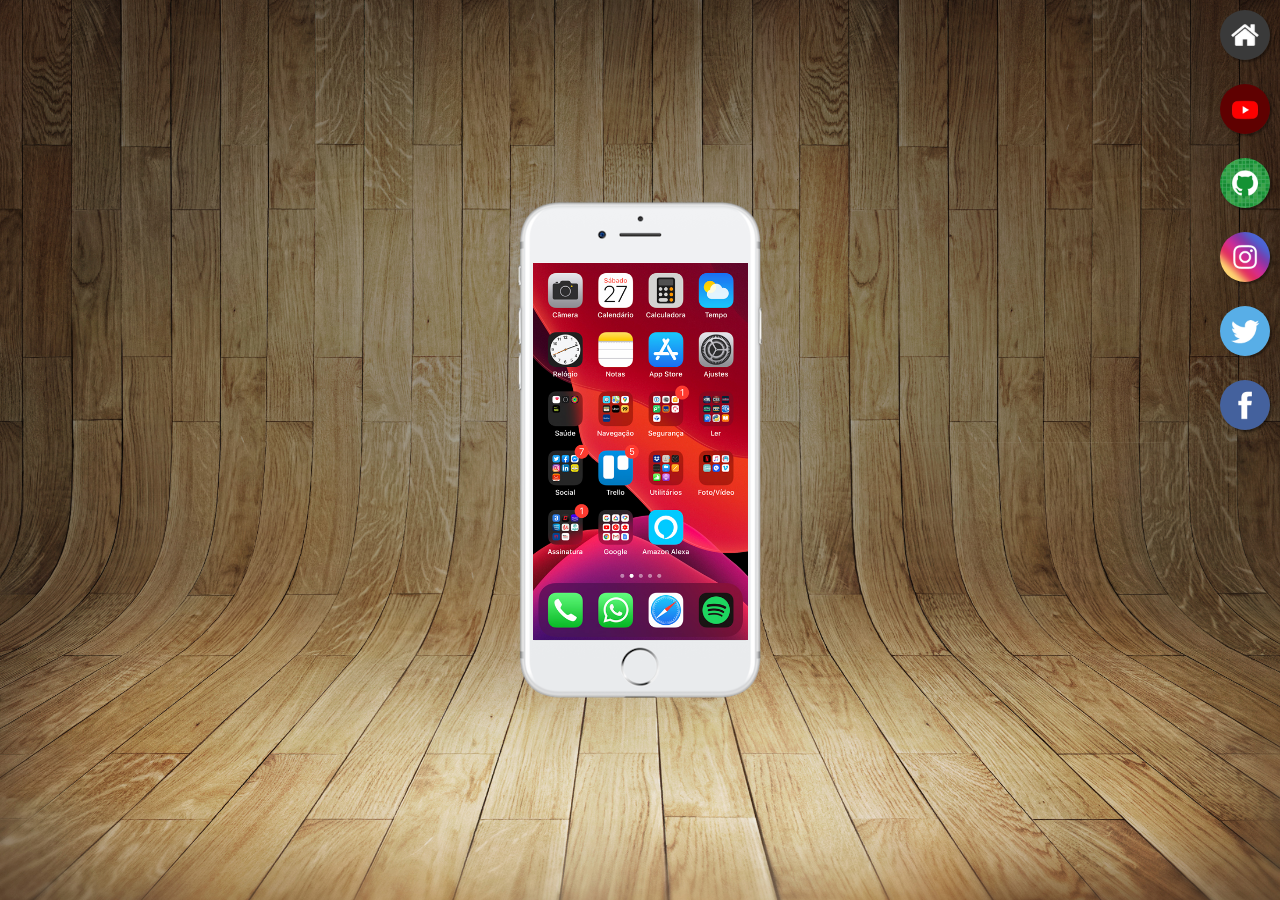
<file: index.html>
<!DOCTYPE html>
<html lang="pt-br">
<head>
    <meta charset="UTF-8">
    <meta name="viewport" content="width=device-width, initial-scale=1.0">
    <link rel="shortcut icon" href="favicon.ico" type="image/x-icon">
    <link rel="stylesheet" href="estilo/style.css">
    <title>Projecto Redes Social</title>
</head>
<body>
    <main>
    
        <section id="telefone">
            <iframe src="home.html" frameborder="0" name="tela" id="tela"></iframe>
    
        </section>
    
        <section id="redessociais">
            <a href="home.html" target="tela"><img src="imagens/logo-home.jpg" alt="home"></a><br>

            <a href="youtube.html" target="tela"><img src="imagens/logo-youtube.jpg" alt="youtube"></a><br>

            <a href="github.html" target="tela"><img src="imagens/logo-github.jpg" alt="github"></a><br>

            <a href="instagram.html" target="tela"><img src="imagens/logo-instagram.jpg" alt="instagram"></a><br>

            <a href="twitter.html" target="tela"><img src="imagens/logo-twitter.jpg" alt="twitter"></a><br>

            <a href="facebook.html" target="tela"><img src="imagens/logo-facebook.jpg" alt="facebook"></a><br>

    
        </section>
    </main>
   
</body>
</html>
</file>
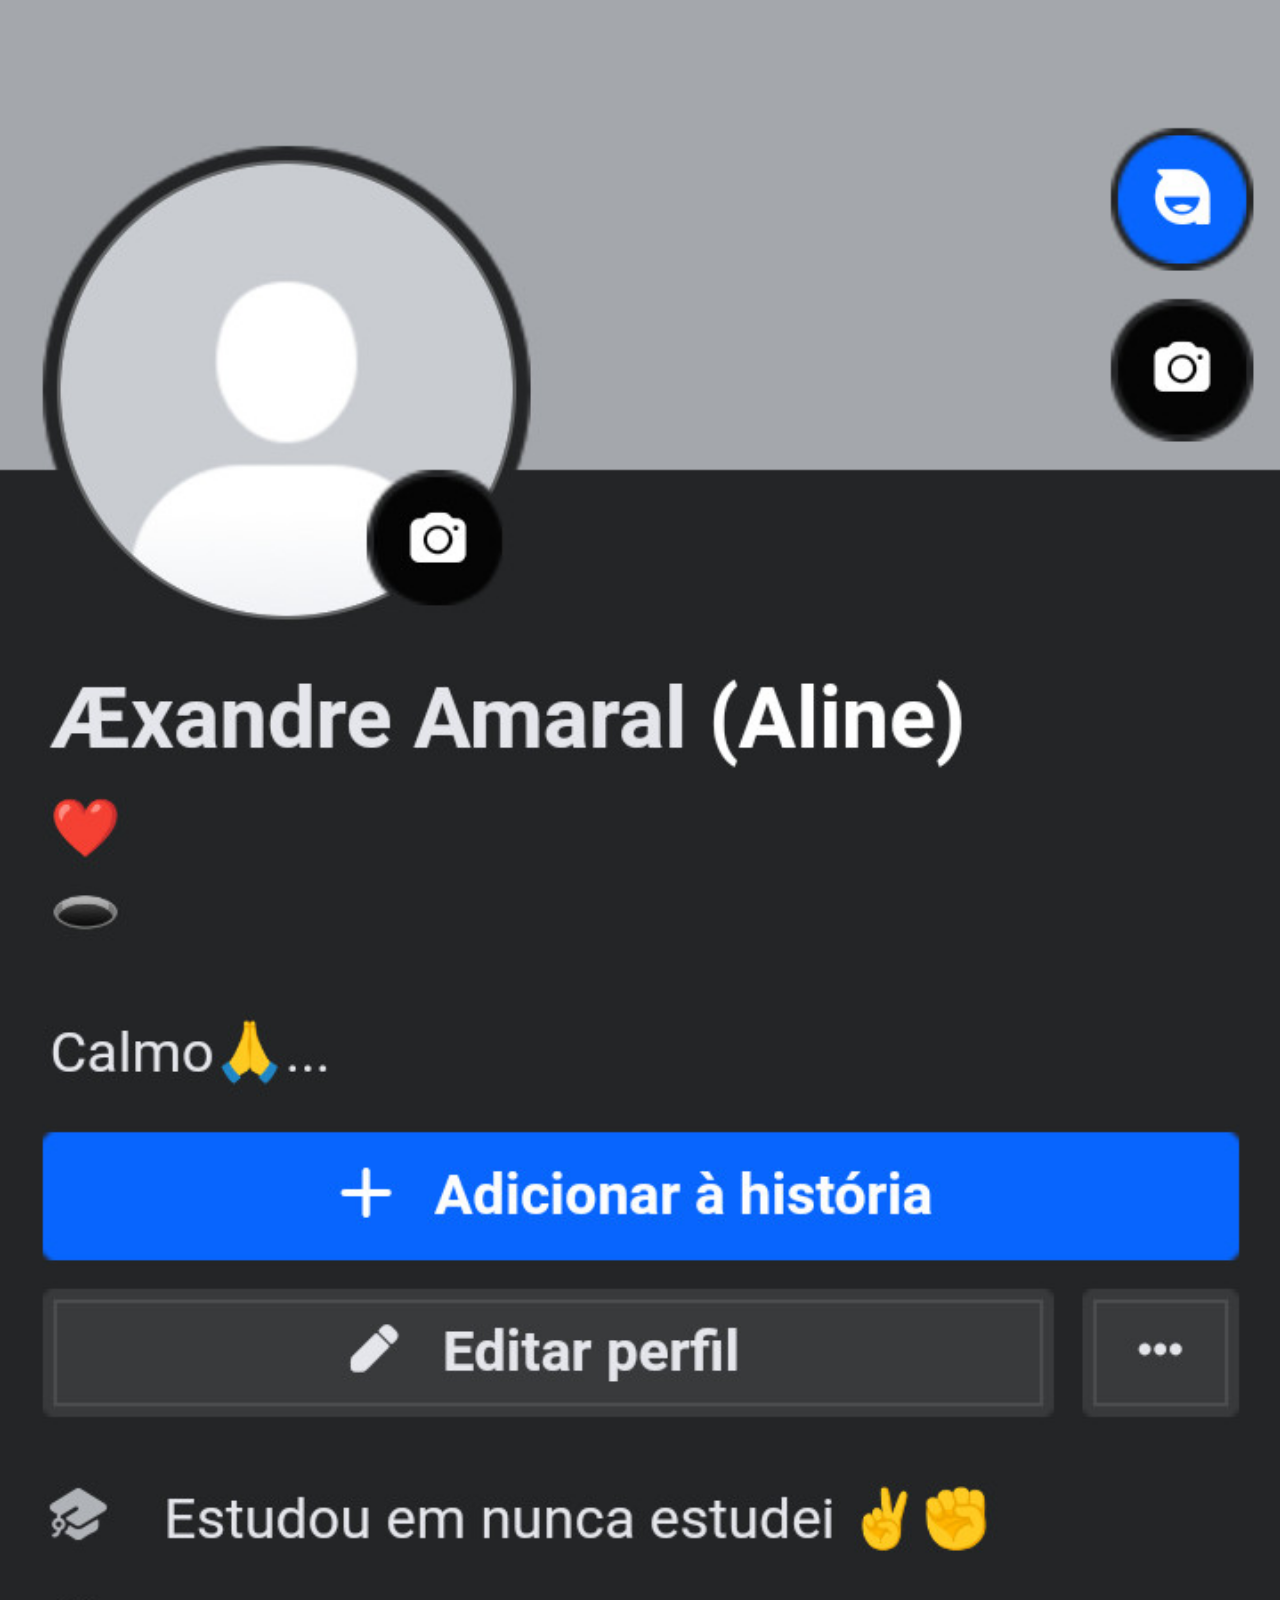
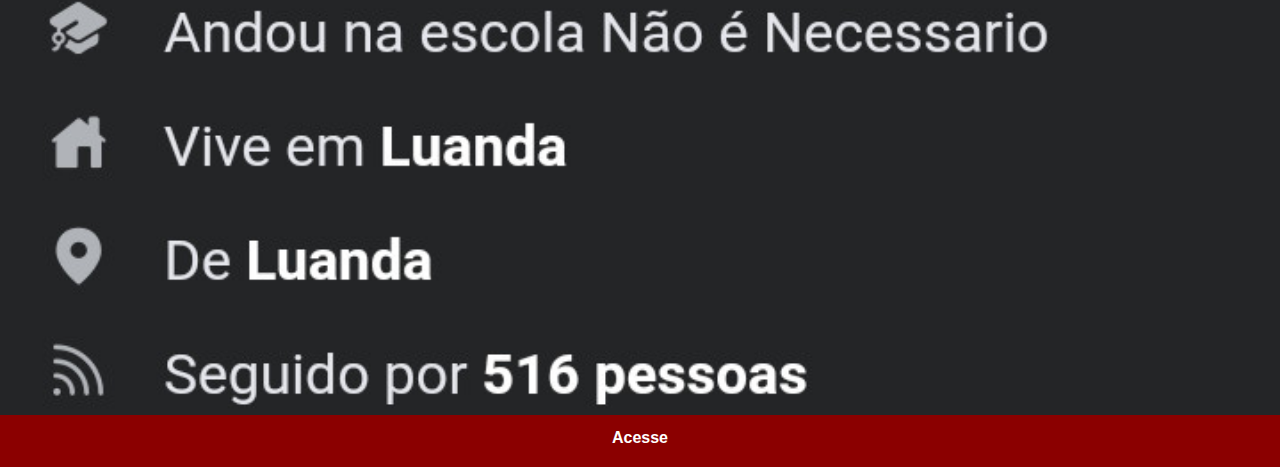
<file: facebook.html>
<!DOCTYPE html>
<html lang="pt-br">
<head>
    <meta charset="UTF-8">
    <meta name="viewport" content="width=device-width, initial-scale=1.0">
    <link rel="stylesheet" href="estilo/social.css">
    <title>facebook</title>
</head>
<body>
    
    <img src="imagens/tela01-fb.jpg" alt="facebook">
    <a href="https://www.facebook.com/alexandrekliver.amaral/" target="_blank">Acesse</a>
    
</body>
</html>
</file>
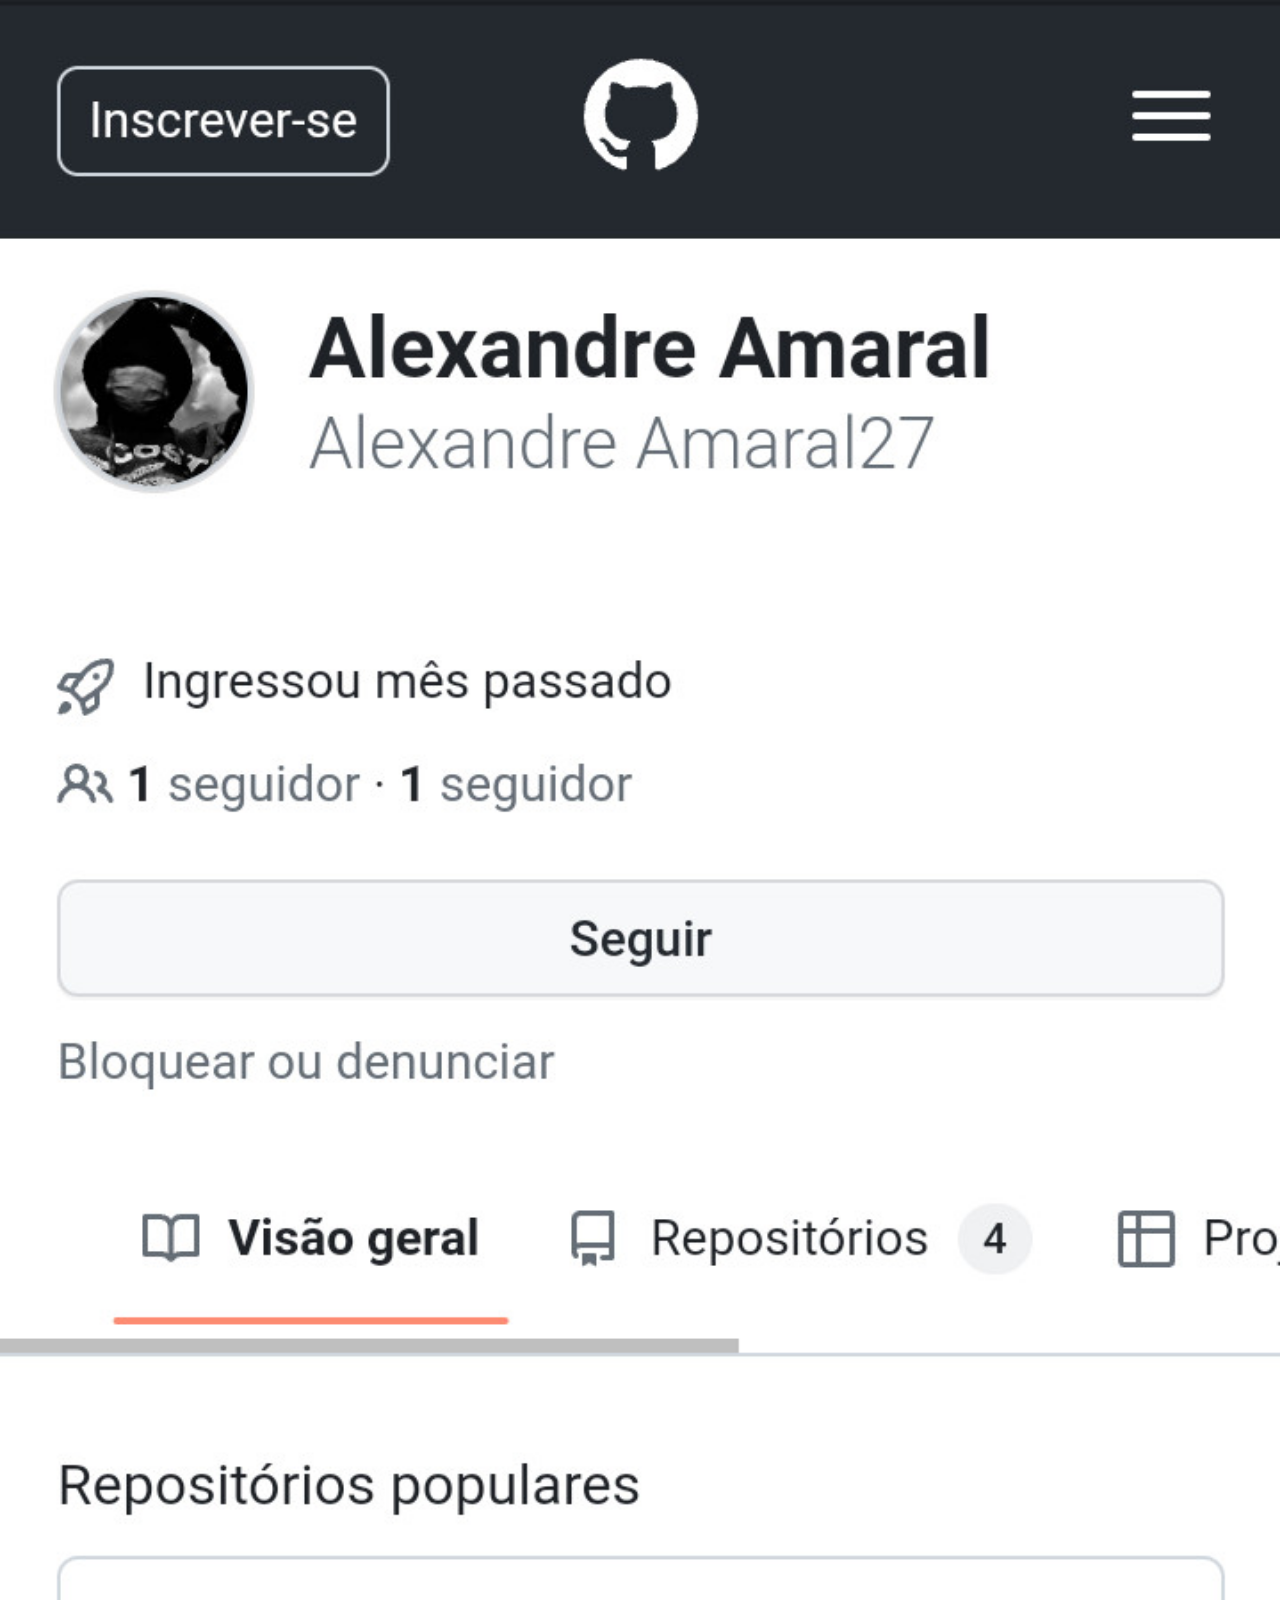
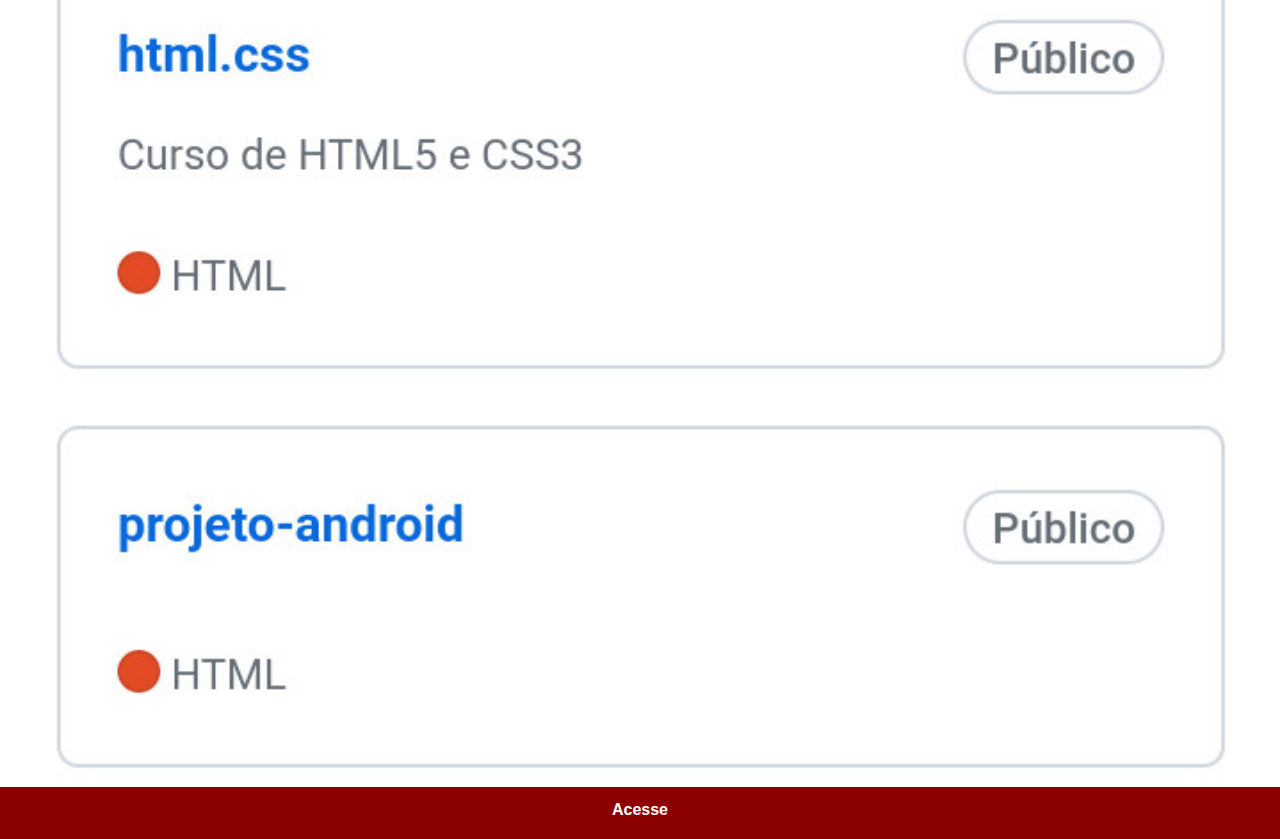
<file: github.html>
<!DOCTYPE html>
<html lang="pt-br">
<head>
    <meta charset="UTF-8">
    <meta name="viewport" content="width=device-width, initial-scale=1.0">
    <link rel="stylesheet" href="estilo/social.css">
    <title>github</title>
</head>
<body>
    <img src="imagens/tela01-github.jpg" alt="github">
    <a href="https://github.com/alexandreAmaral27" target="_blank">Acesse</a>
</body>
</html>
</file>
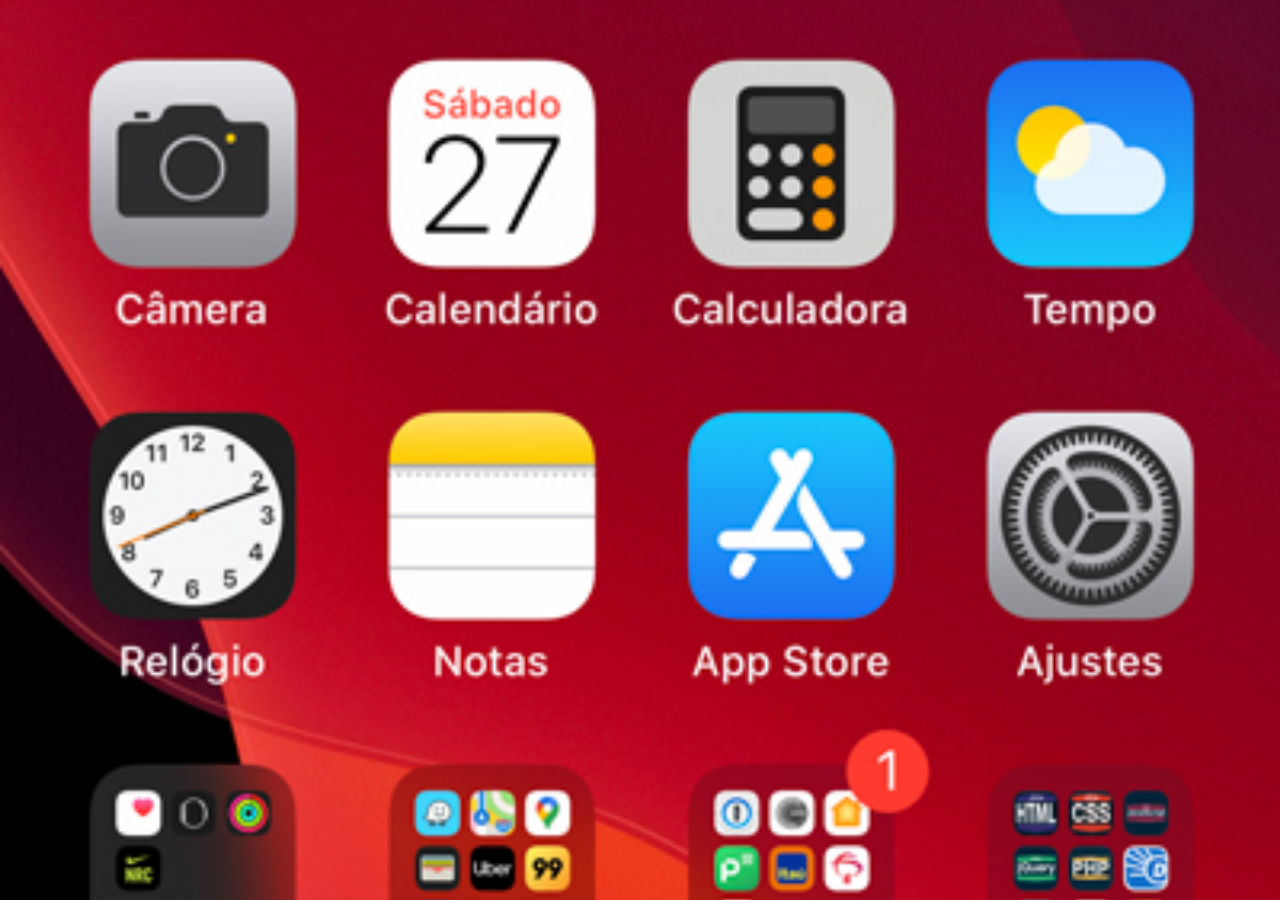
<file: home.html>
<!DOCTYPE html>
<html lang="pt-br">
<head>
    <meta charset="UTF-8">
    <meta name="viewport" content="width=device-width, initial-scale=1.0">
    <title>home</title>
    <style>
        *{
            margin: 0px;
            padding: 0px;
        }
        body{
            position: relative;
            background:black url(imagens/tela-home.jpg) no-repeat top center;
            background-size: cover;
        }
    </style>
</head>
<body>
    
</body>
</html>
</file>
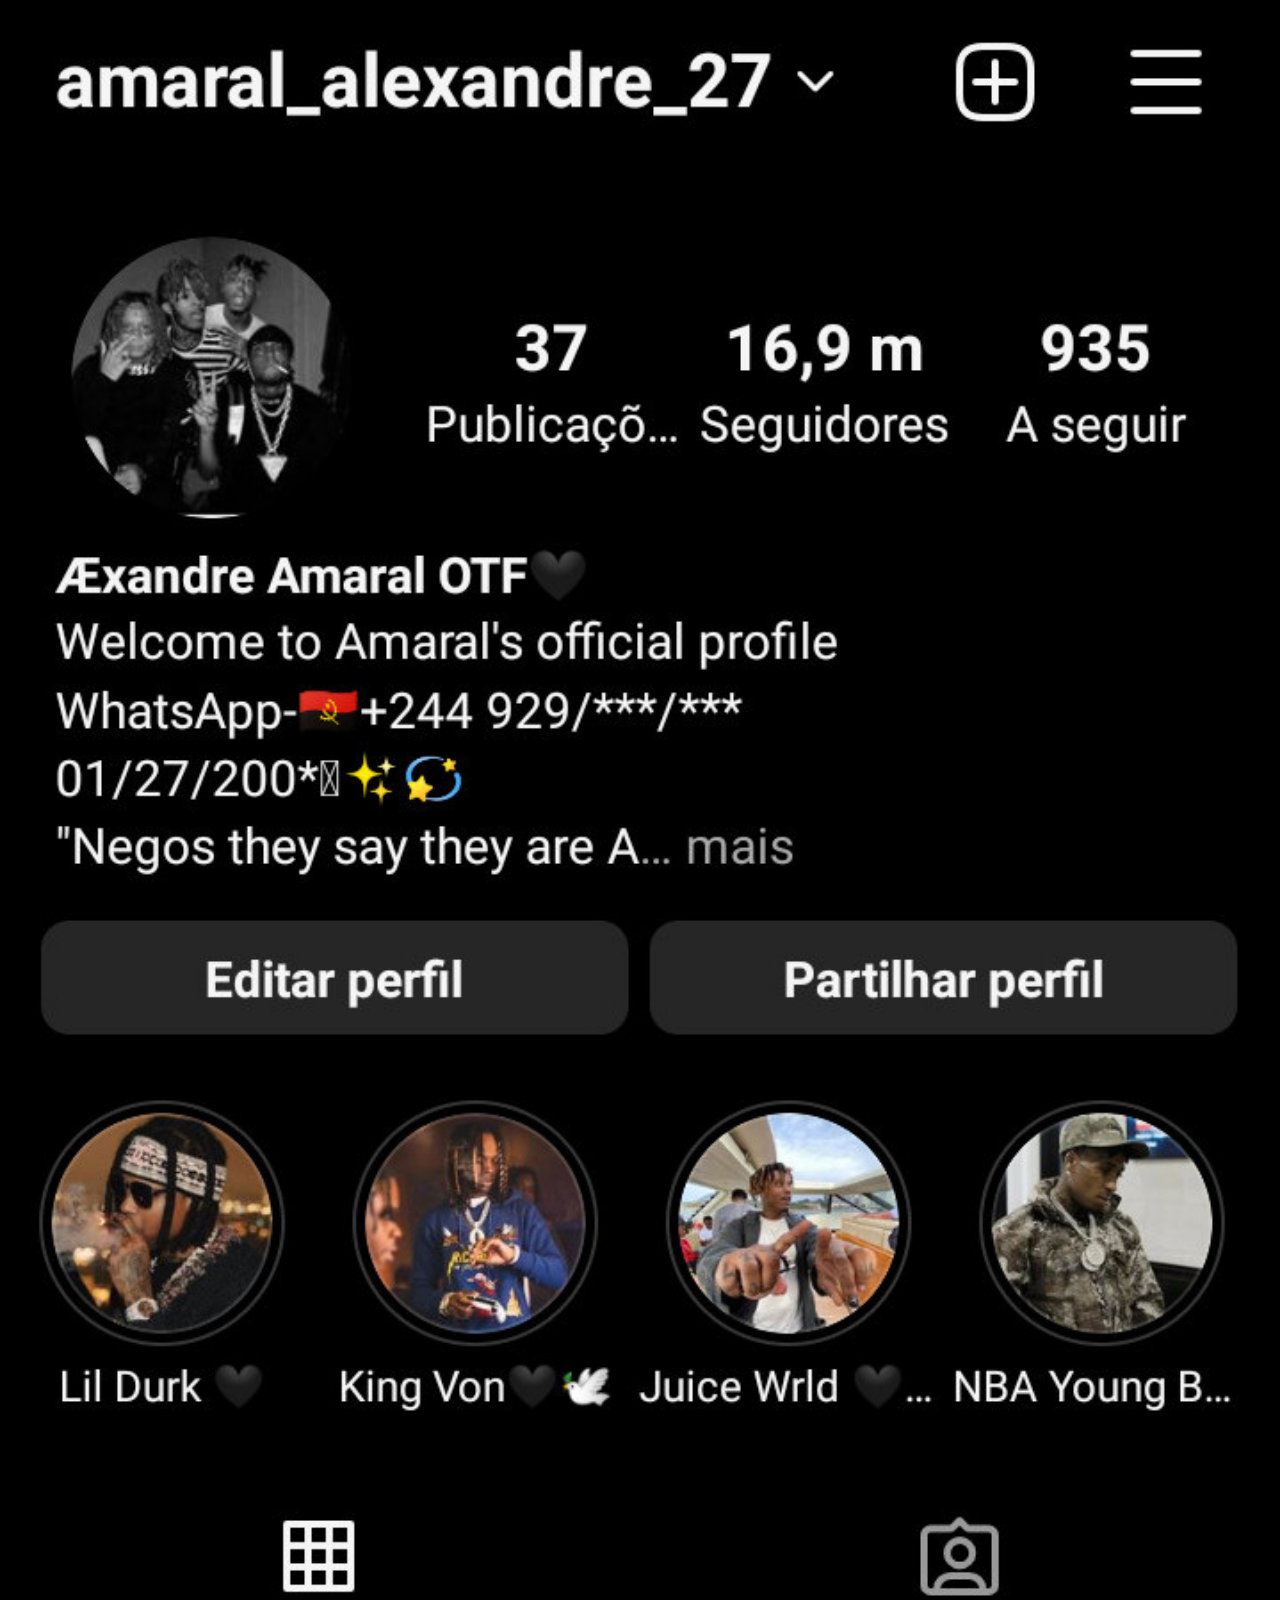
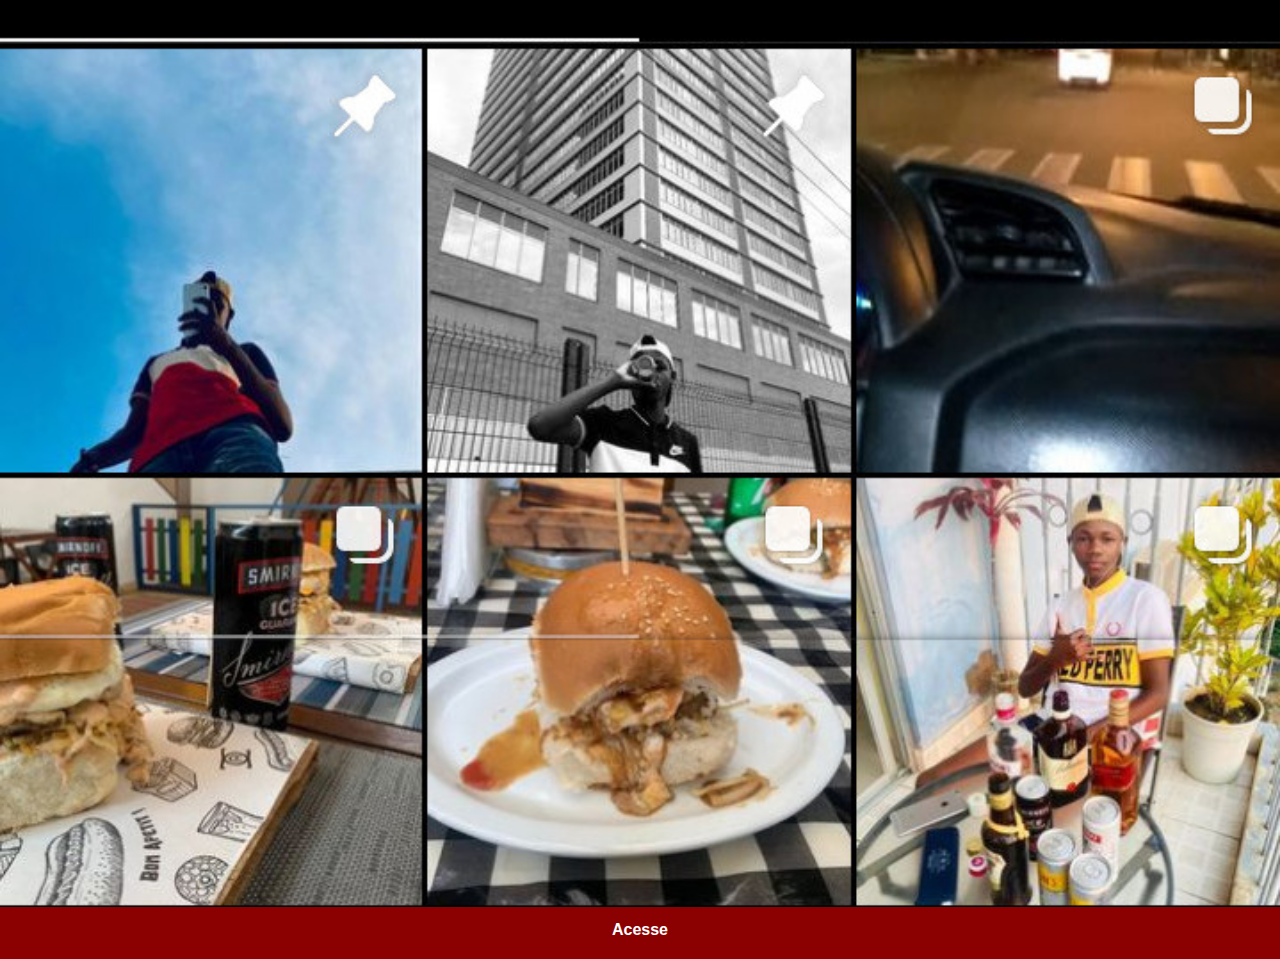
<file: instagram.html>
<!DOCTYPE html>
<html lang="pt-br">
<head>
    <meta charset="UTF-8">
    <meta name="viewport" content="width=device-width, initial-scale=1.0">
    <link rel="stylesheet" href="estilo/social.css">
    <title>instagram</title>
</head>
<body>
    <img src="imagens/tela01-ig.jpg" alt="instagram">
    <a href="https://www.instagram.com/amaral_alexandre_27/" target="_blank">Acesse</a>
    
</body>
</html>
</file>
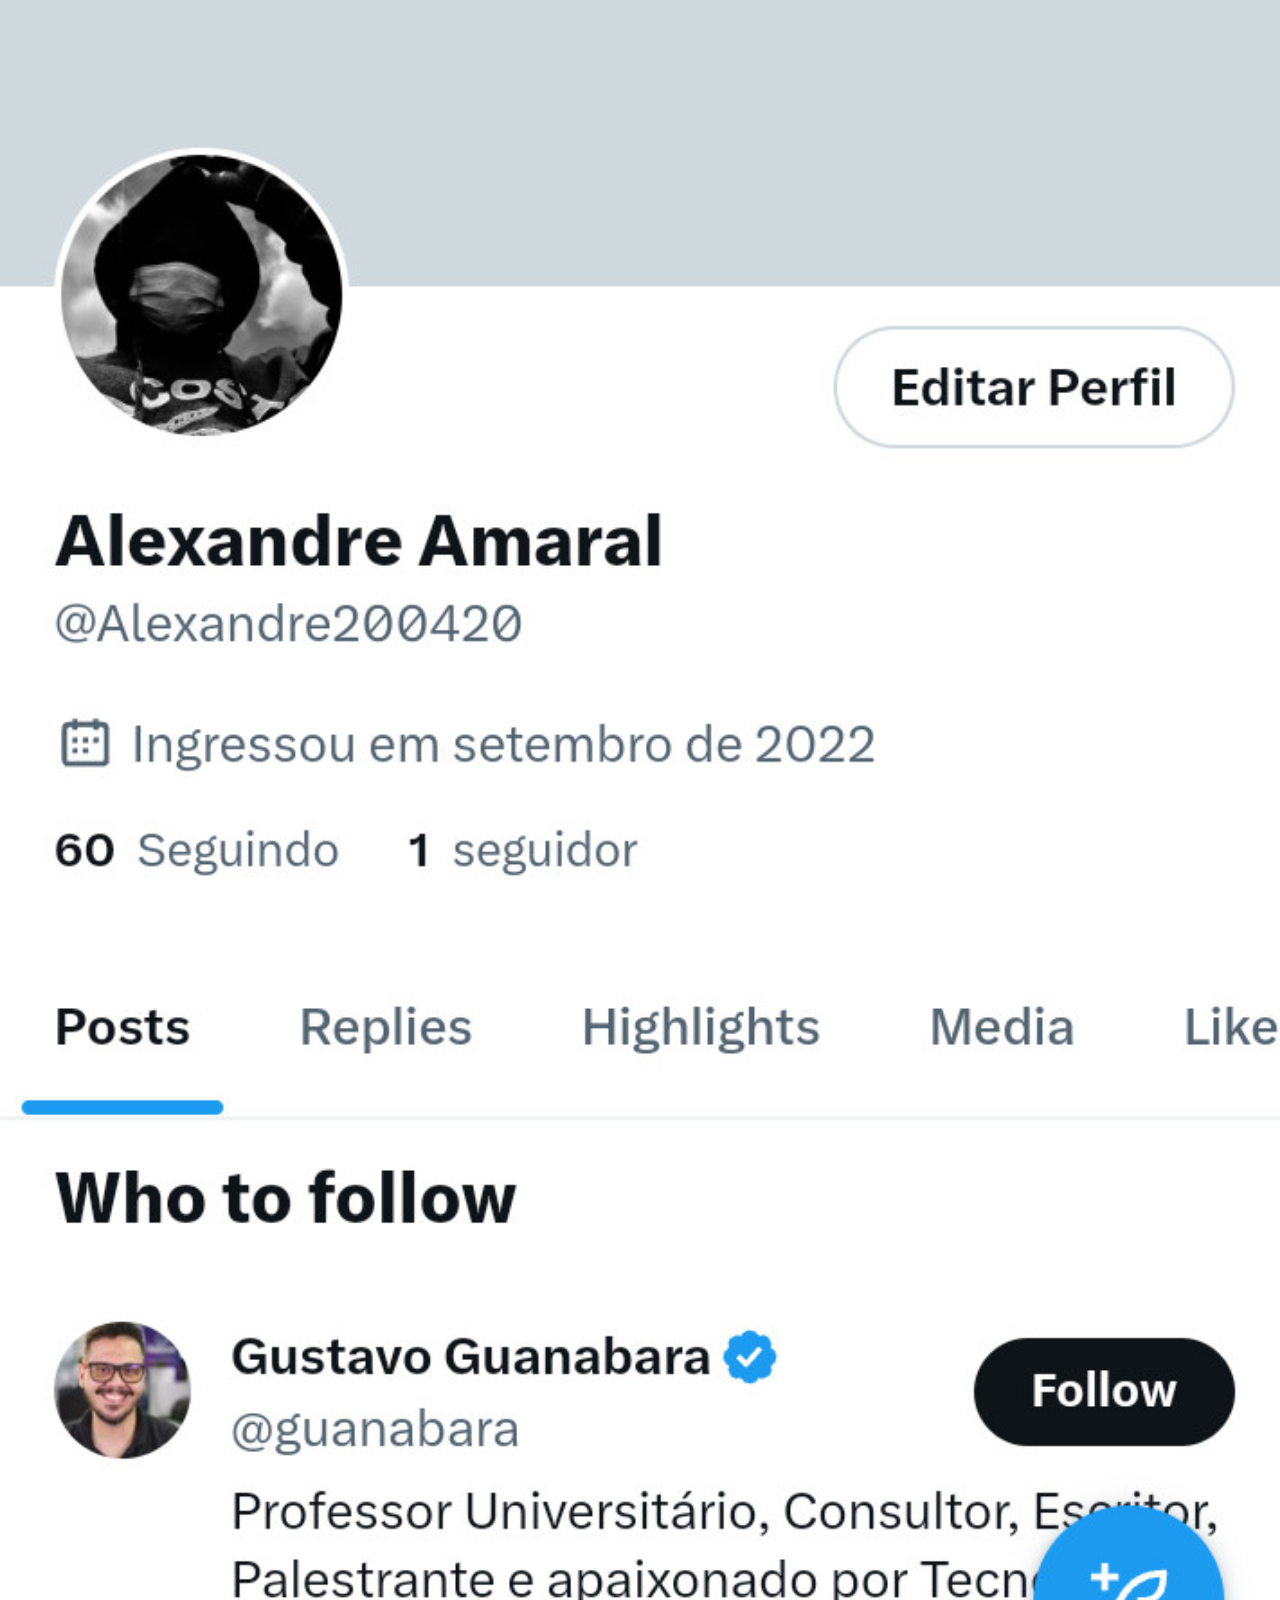
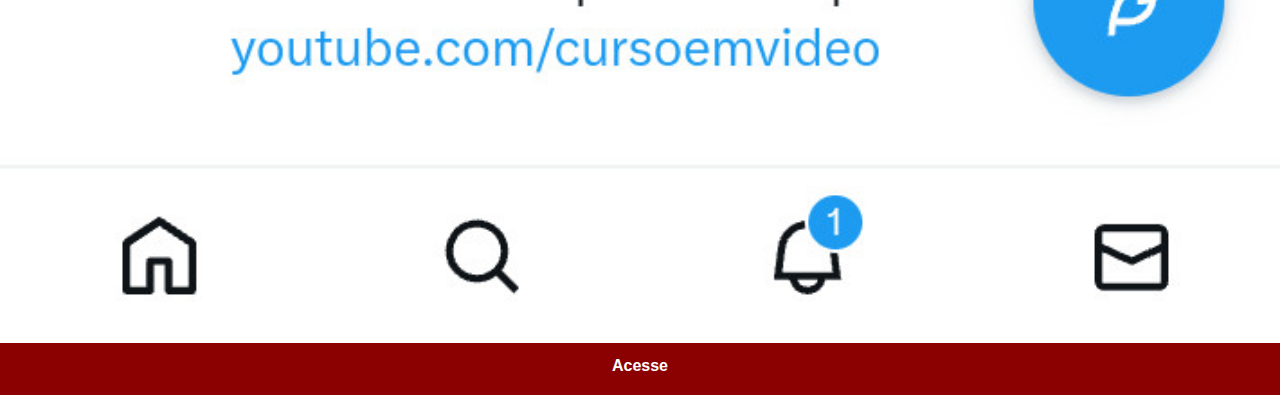
<file: twitter.html>
<!DOCTYPE html>
<html lang="pt-br">
<head>
    <meta charset="UTF-8">
    <meta name="viewport" content="width=device-width, initial-scale=1.0">
   <link rel="stylesheet" href="estilo/social.css">
    <title>twitter</title>
</head>
<body>
    <img src="imagens/tela01-tweter.jpg" alt="twitter">
    <a href="https://twitter.com/Alexandre200420" target="_blank">Acesse</a>
</body>
</html>
</file>
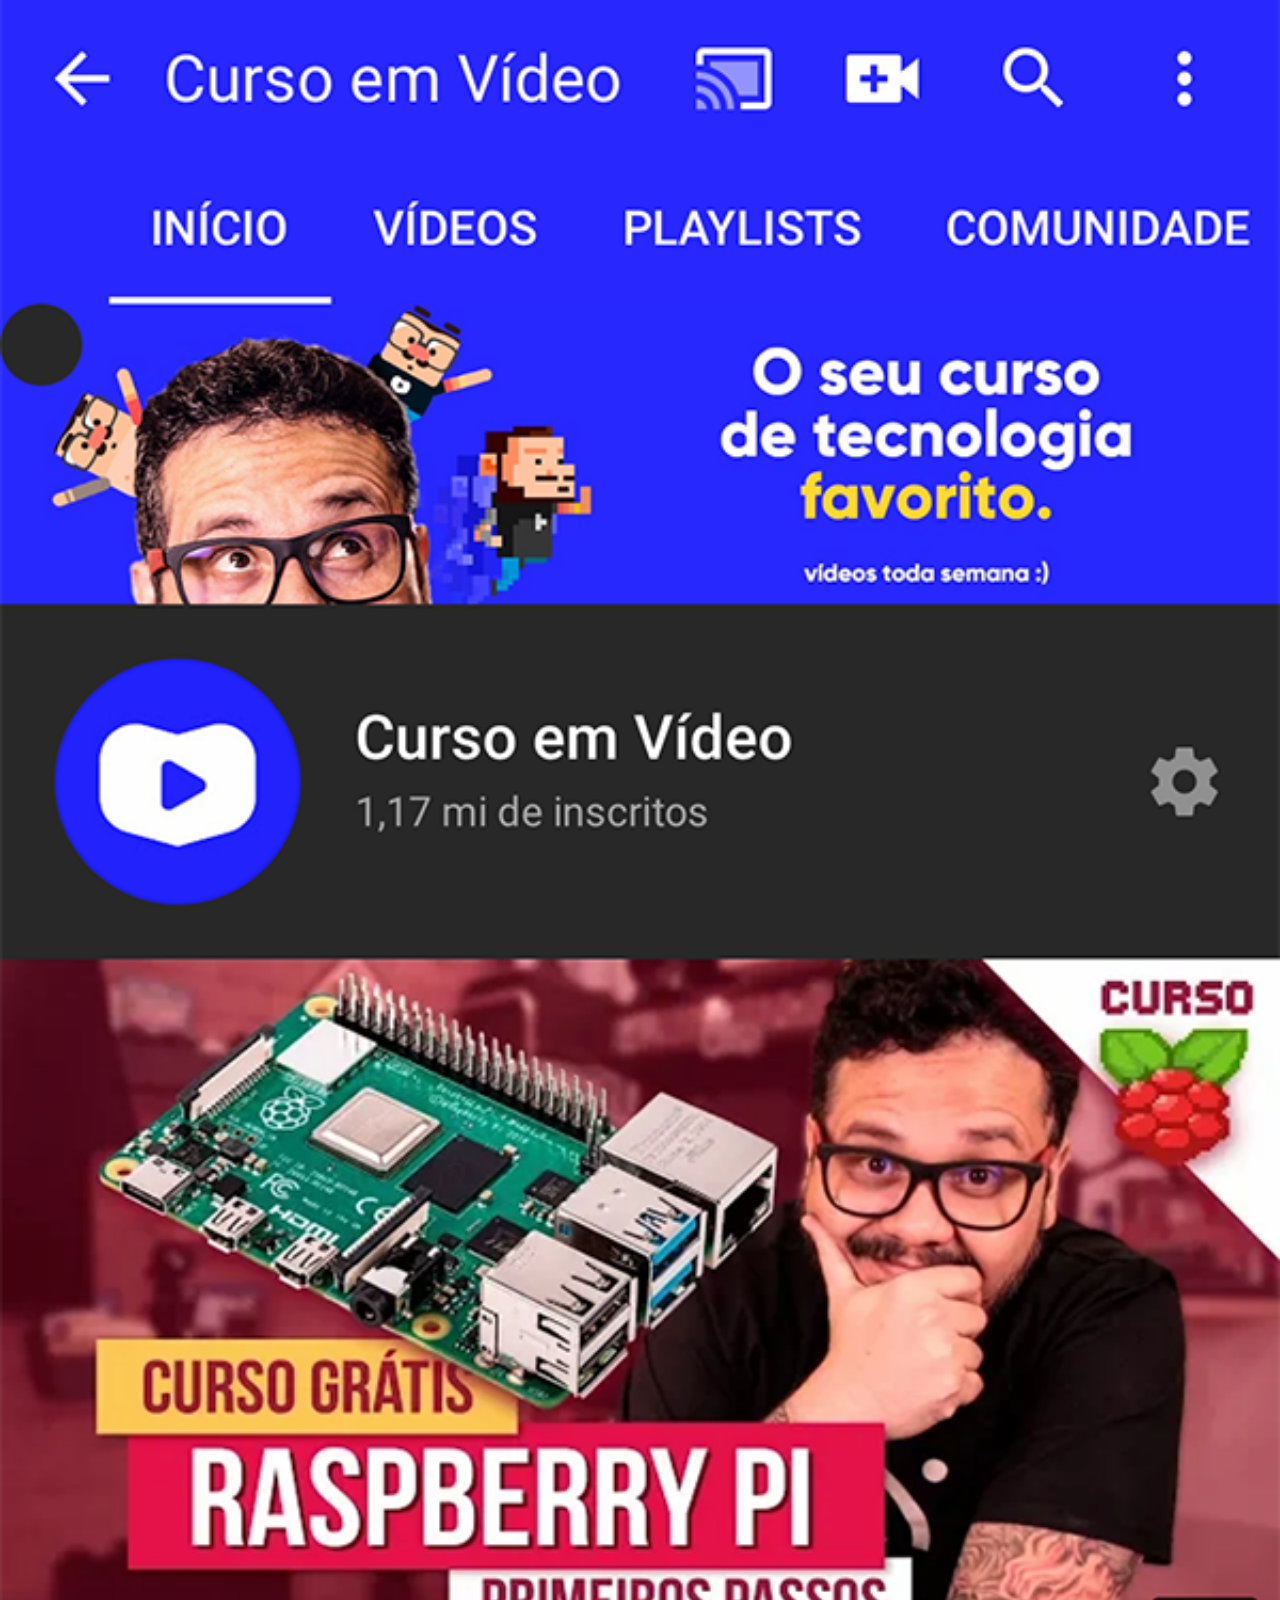
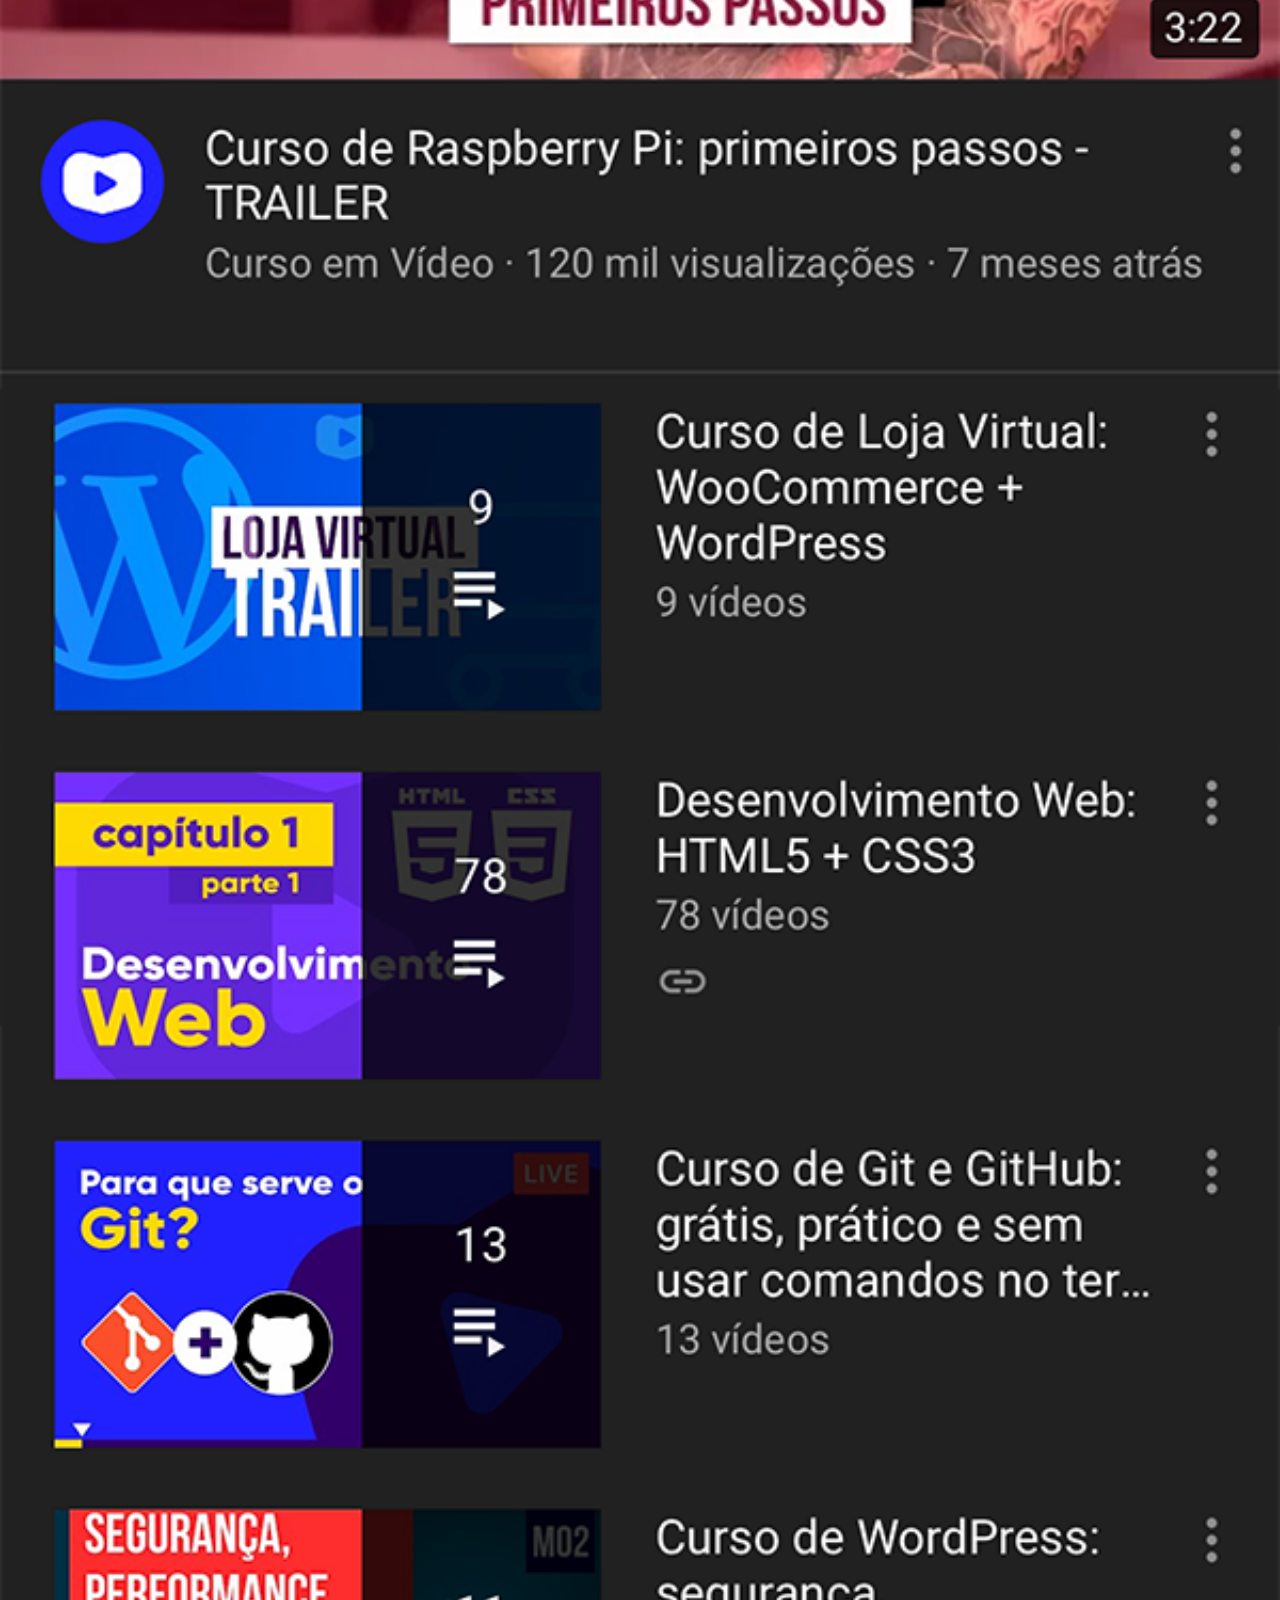
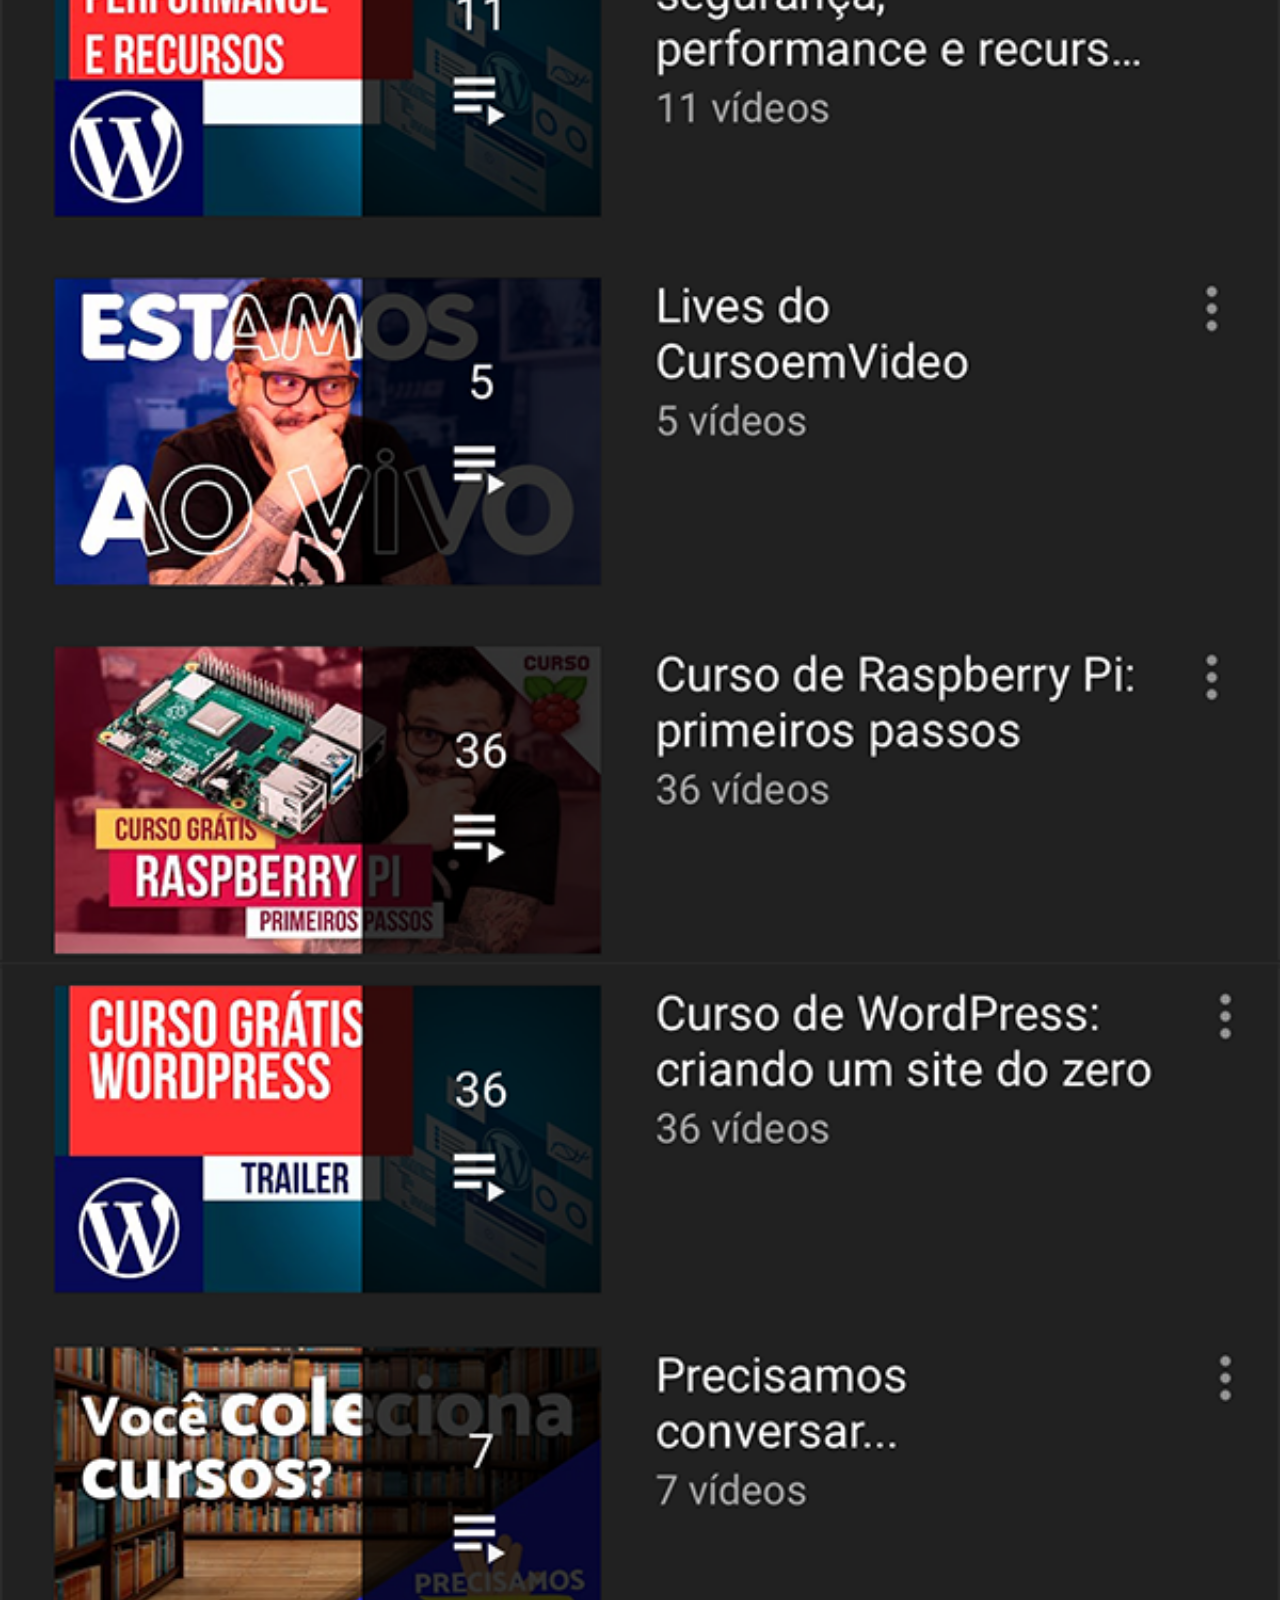
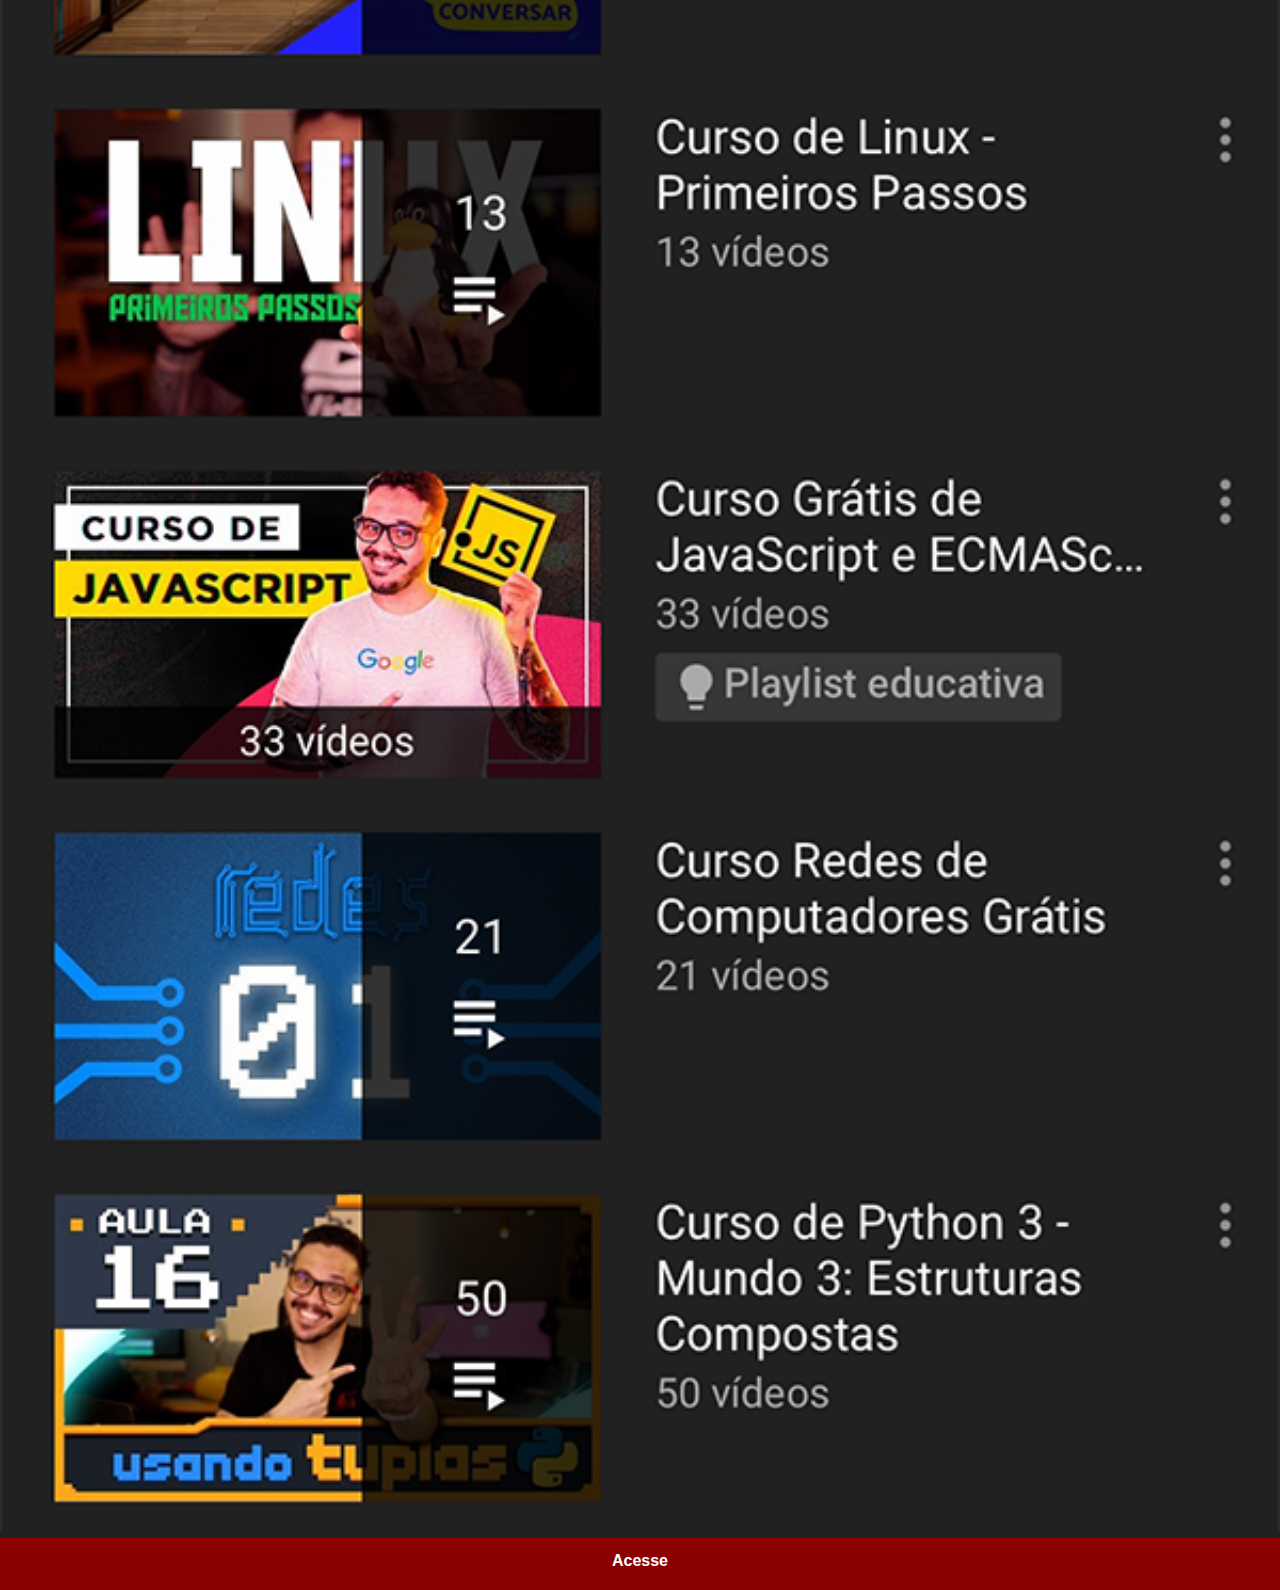
<file: youtube.html>
<!DOCTYPE html>
<html lang="pt-br">
<head>
    <meta charset="UTF-8">
    <meta name="viewport" content="width=device-width, initial-scale=1.0">
    <link rel="stylesheet" href="estilo/social.css">
    <title>youtube</title>
   
</head>
<body>
    <img src="imagens/tela-youtube.png" alt="youtube">
    <a href="https://www.youtube.com/@CursoemVideo" target="_blank">Acesse</a>
    
</body>
</html>
</file>
<file: estilo/style.css>
@charset "utf8";

*{
    margin: 0px;
    padding: 0px;
    font-family: Arial, Helvetica, sans-serif;
}
html,body{
    width: 100vw;
    height: 100vh;
    background-color: black;
}
body{
    background: url(../imagens/fundo-madeira.jpg) no-repeat top center;
    background-size: cover;
    background-attachment: fixed;
    
}
main{
    position: relative;
    height: 100vh;
    
}
#telefone{
    position: absolute;
    left: 50%;
    top: 50%;
    transform: translate(-50% ,-50%);

    height: 500px;
    width: 248px;
    background-color: blue;
    background: url(../imagens/frame-iphone.png) no-repeat;
    
}
#tela{
    position: relative;
    top: 63px;
    left: 17px;
    height: 377px;
    width: 215px;
  
}
#redessociais{
    text-align: right;
}
section img{
    width: 50px;
    margin: 10px;
    border-radius: 50%;
    box-shadow: 2px 2px 2px rgba(0, 0, 0, 0.374);
    box-sizing: border-box;

}
#redessociais img:hover{
    border: 1px solid rgb(255, 255, 255);
    transform: translate(-3px,-3px);
    box-shadow:5px 5px 20px rgba(0, 0, 0, 0.591);
    transition: transform,.2s, border,.1s;
}
</file>
<file: estilo/social.css>
*{
    padding: 0px;
    margin: 0px;
    font-family: Arial, Helvetica, sans-serif;
}
img{
    width:100vw;
}
::-webkit-scrollbar{
    width: 0px;
    height: 0px;
}
a{
    display: block;
    padding:20px;
    background-color: darkred;
    color: white;
    text-align: center;
    text-decoration: none;
    font-weight: bold;
    margin-top: -10px;

}
a:hover{
    background-color: red;
}
</file>
